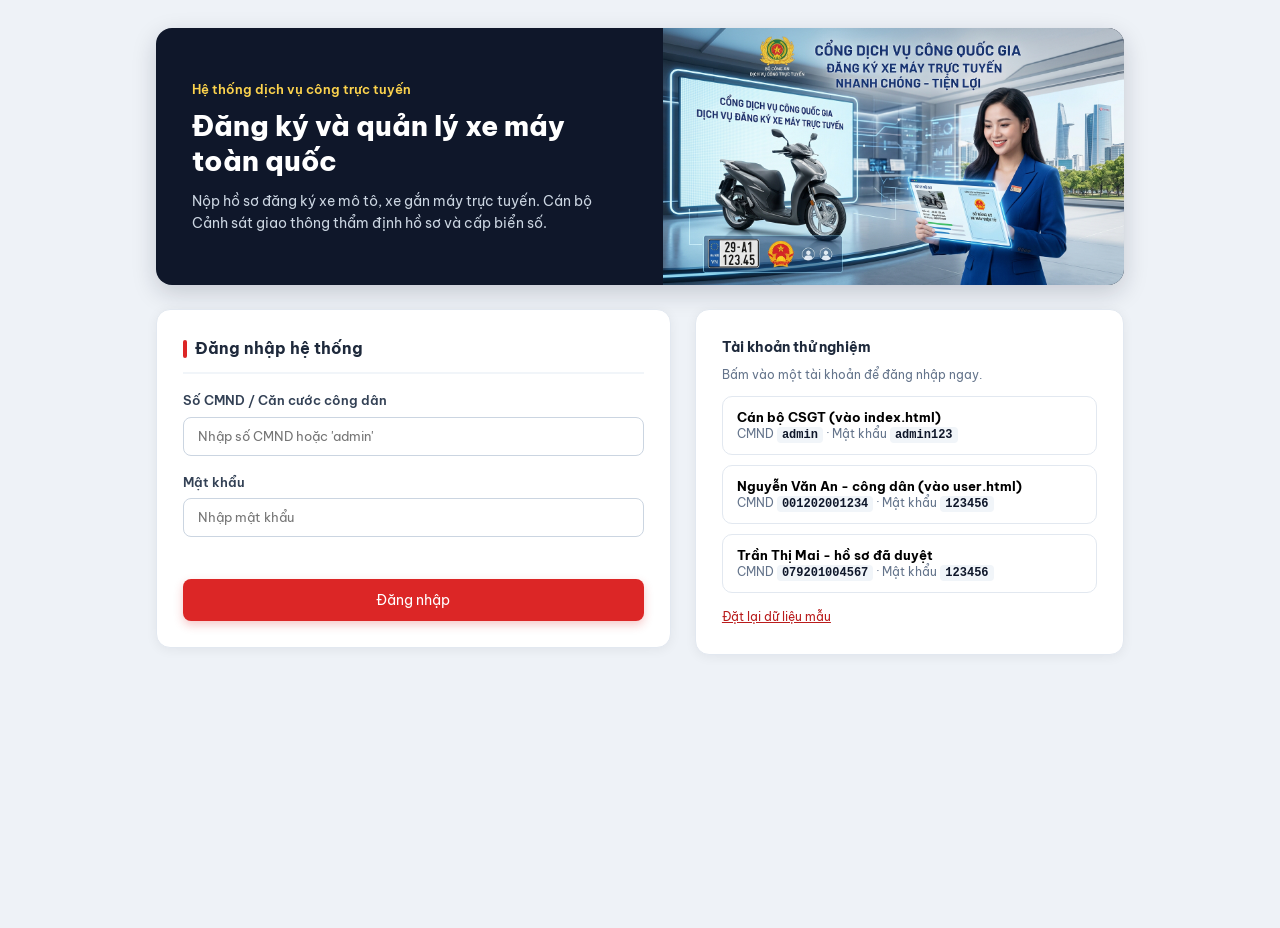
<file: index.html>
<!DOCTYPE html>
<html lang="vi">
<head>
  <meta charset="UTF-8">
  <meta name="viewport" content="width=device-width, initial-scale=1.0">
  <title>Cán bộ CSGT - Duyệt hồ sơ đăng ký xe máy</title>
  <link rel="icon" href="seal.jpg">
  <link rel="stylesheet" href="style.css">
</head>
<body>
  <header class="navbar admin-navbar">
    <div class="brand"><img src="seal.jpg" alt="Huy hiệu CSGT"><div><small>Cục Cảnh sát giao thông</small><strong>Quản lý hồ sơ - Cán bộ CSGT</strong></div></div>
    <div class="user-action">
      <span id="welcomeUser"></span>
      <button class="btn btn-outline" onclick="resetData()">Đặt lại dữ liệu</button>
      <button class="btn btn-outline" onclick="logout()">Đăng xuất</button>
    </div>
  </header>

  <main class="container">
    <div class="stats">
      <div class="stat"><span id="cntAll">0</span>Tổng hồ sơ</div>
      <div class="stat"><span id="cntPending">0</span>Chờ duyệt</div>
      <div class="stat"><span id="cntApproved">0</span>Đã duyệt</div>
      <div class="stat"><span id="cntRejected">0</span>Từ chối</div>
    </div>

    <section class="card">
      <h3>Danh sách hồ sơ</h3>
      <div class="toolbar">
        <input type="search" id="search" placeholder="Tìm theo họ tên, biển số, quê quán, CMND, mã hồ sơ">
        <select id="filterStatus">
          <option value="">Tất cả trạng thái</option>
          <option value="pending">Chờ duyệt</option>
          <option value="approved">Đã duyệt</option>
          <option value="rejected">Từ chối</option>
        </select>
      </div>
      <div class="table-wrap">
        <table>
          <thead>
            <tr><th>Mã hồ sơ</th><th>Chủ xe</th><th>Quê quán</th><th>Xe</th><th>Ngày nộp</th><th>Trạng thái</th><th></th></tr>
          </thead>
          <tbody id="hosoBody"></tbody>
        </table>
      </div>
    </section>
  </main>

  <dialog id="detailDlg">
    <h3>Chi tiết hồ sơ</h3>
    <div id="detailBody"></div>
    <button id="closeDlg" class="btn btn-secondary">Đóng</button>
  </dialog>

    <dialog id="certDlg" class="cert-dlg">
    <div class="cert-bar no-print">
      <button class="btn btn-success" onclick="window.print()">In giấy đăng ký</button>
      <button class="btn btn-secondary" onclick="$('certDlg').close()">Đóng</button>
    </div>
    <div id="certBody"></div>
  </dialog>

  <script src="script.js"></script>
</body>
</html>
</file>
<file: style.css>
@import url('https://fonts.googleapis.com/css2?family=Be+Vietnam+Pro:wght@400;500;600;700;800&display=swap');
:root { --red:#dc2626; --red-d:#b91c1c; --gold:#f59e0b; --ink:#0f172a; --muted:#64748b; --line:#e2e8f0; --bg:#eef2f7; }
* { margin:0; padding:0; box-sizing:border-box; }
body { font-family:'Be Vietnam Pro',-apple-system,"Segoe UI",Roboto,Arial,sans-serif; background:var(--bg); color:#1e293b; line-height:1.6; min-height:100vh; }
.container { max-width:1120px; margin:28px auto; padding:0 16px; }

/* Thanh đầu trang */
.navbar { position:relative; background:var(--ink); color:#fff; padding:14px 28px; display:flex; justify-content:space-between; align-items:center; flex-wrap:wrap; gap:12px; box-shadow:0 2px 10px rgba(0,0,0,.2); }
.navbar::before { content:""; position:absolute; inset:0 0 auto 0; height:4px; background:linear-gradient(90deg,var(--red),var(--gold),var(--red)); }
.brand { display:flex; align-items:center; gap:12px; }
.brand img { width:44px; height:44px; border-radius:50%; border:2px solid var(--gold); background:#7f1d1d; object-fit:cover; }
.brand small { display:block; font-size:11px; color:#fcd34d; font-weight:600; line-height:1.2; }
.brand strong { display:block; font-size:16px; line-height:1.3; }
.user-action { display:flex; align-items:center; gap:10px; font-size:13px; flex-wrap:wrap; color:#cbd5e1; }

/* Trang đăng nhập */
.auth-container { max-width:1000px; margin:28px auto; padding:0 16px; }
.hero { display:grid; grid-template-columns:1.1fr 1fr; background:var(--ink); border-radius:16px; overflow:hidden; margin-bottom:24px; box-shadow:0 8px 24px rgba(15,23,42,.18); }
.hero-text { padding:36px; color:#fff; display:flex; flex-direction:column; justify-content:center; }
.hero-text .tag { color:#fcd34d; font-size:13px; font-weight:600; margin-bottom:8px; }
.hero-text h1 { font-size:28px; line-height:1.25; font-weight:800; margin-bottom:12px; }
.hero-text p { font-size:14px; color:#cbd5e1; }
.hero img { width:100%; height:100%; min-height:220px; object-fit:cover; display:block; }
.login-grid { display:grid; grid-template-columns:1.2fr 1fr; gap:24px; align-items:start; }

/* Thẻ */
.card { background:#fff; border-radius:14px; padding:26px; margin-bottom:22px; box-shadow:0 2px 12px rgba(15,23,42,.06); border:1px solid var(--line); }
.card h3 { font-size:16px; font-weight:700; margin-bottom:16px; padding-bottom:10px; border-bottom:2px solid #f1f5f9; display:flex; align-items:center; gap:8px; }
.card h3::before { content:""; width:4px; height:18px; background:var(--red); border-radius:2px; }
.grid-2col { display:grid; grid-template-columns:1fr 1fr; gap:22px; }
@media (max-width:820px){ .grid-2col,.form-row,.hero,.login-grid{ grid-template-columns:1fr !important; } .hero-text{padding:24px;} }

/* Nút */
.btn { display:inline-block; padding:8px 16px; border-radius:8px; cursor:pointer; border:none; font:600 13px inherit; font-family:inherit; transition:background .15s, transform .1s; }
.btn:active { transform:scale(.98); }
.btn-primary { background:var(--red); color:#fff; width:100%; padding:12px; margin-top:6px; font-size:14px; box-shadow:0 4px 10px rgba(220,38,38,.25); }
.btn-primary:hover { background:var(--red-d); }
.btn-secondary { background:var(--ink); color:#fff; }
.btn-success { background:#16a34a; color:#fff; }
.btn-danger { background:var(--red); color:#fff; }
.btn-outline { background:transparent; border:1px solid #475569; color:#e2e8f0; }
.btn-outline:hover { background:rgba(255,255,255,.12); }
:focus-visible { outline:2px solid var(--gold); outline-offset:2px; }

/* Form */
.form-group { margin-bottom:16px; }
.form-group label { display:block; font-size:13px; font-weight:600; margin-bottom:6px; color:#334155; }
.form-group input,.form-group select,.toolbar input,.toolbar select { width:100%; padding:10px 14px; border:1px solid #cbd5e1; border-radius:8px; font:14px inherit; font-family:inherit; background:#fff; transition:border-color .15s, box-shadow .15s; }
.form-group input:focus,.form-group select:focus,.toolbar input:focus,.toolbar select:focus { outline:none; border-color:var(--red); box-shadow:0 0 0 3px rgba(220,38,38,.15); }
.form-row { display:grid; grid-template-columns:1fr 1fr; gap:16px; }
.help-text { font-size:12px; color:var(--muted); display:block; margin-top:4px; }
.error-text { color:var(--red-d); font-size:13px; min-height:20px; }
#avatarImg { max-width:150px; border-radius:8px; margin-top:10px; }

/* Tài khoản mẫu (bấm để đăng nhập) */
.quick-title { font-size:14px; font-weight:700; margin-bottom:6px; }
.quick-note { font-size:12px; color:var(--muted); margin-bottom:12px; }
.quick-item { display:block; width:100%; text-align:left; background:#fff; border:1px solid var(--line); border-radius:10px; padding:12px 14px; margin-bottom:10px; cursor:pointer; font-family:inherit; transition:border-color .15s, box-shadow .15s; }
.quick-item:hover { border-color:var(--red); box-shadow:0 3px 10px rgba(220,38,38,.12); }
.quick-item b { display:block; font-size:13px; }
.quick-item span { font-size:12px; color:var(--muted); }
.quick-item code { background:#f1f5f9; padding:1px 5px; border-radius:4px; font-weight:700; color:#0f172a; }
.reset-link { font-size:12px; color:var(--red-d); }

/* Hồ sơ và nhãn trạng thái */
.hoso-item { padding:12px 0; border-bottom:1px solid #f1f5f9; font-size:14px; }
.hoso-item:last-child { border-bottom:none; }
.badge { display:inline-block; padding:2px 11px; border-radius:999px; font-size:12px; font-weight:700; }
.badge-pending { background:#fef3c7; color:#92400e; }
.badge-approved { background:#dcfce7; color:#166534; }
.badge-rejected { background:#fee2e2; color:#991b1b; }
.plate-text { display:inline-block; font-family:Consolas,monospace; font-weight:800; letter-spacing:1px; border:2px solid var(--ink); border-radius:6px; padding:0 8px; background:#fff; color:var(--ink); margin-top:2px; }

/* Thống kê, bảng */
.stats { display:grid; grid-template-columns:repeat(4,1fr); gap:16px; margin-bottom:22px; }
.stat { background:#fff; border:1px solid var(--line); border-top:4px solid var(--ink); border-radius:12px; padding:16px 18px; font-size:13px; color:var(--muted); box-shadow:0 2px 8px rgba(15,23,42,.05); }
.stat:nth-child(2){ border-top-color:var(--gold); } .stat:nth-child(3){ border-top-color:#16a34a; } .stat:nth-child(4){ border-top-color:var(--red); }
.stat span { display:block; font-size:32px; font-weight:800; color:var(--ink); line-height:1.2; }
@media (max-width:600px){ .stats{ grid-template-columns:1fr 1fr; } }
.toolbar { display:grid; grid-template-columns:1fr 210px; gap:12px; margin-bottom:16px; }
@media (max-width:600px){ .toolbar{ grid-template-columns:1fr; } }
.table-wrap { overflow-x:auto; border:1px solid var(--line); border-radius:10px; }
table { width:100%; border-collapse:collapse; font-size:13px; }
th { text-align:left; padding:12px; background:var(--ink); color:#fff; white-space:nowrap; font-weight:600; }
td { padding:12px; border-bottom:1px solid #f1f5f9; vertical-align:top; }
tbody tr:nth-child(even) { background:#f8fafc; }
tbody tr:hover { background:#fff7ed; }
td small { color:var(--muted); }
.actions { white-space:nowrap; display:flex; gap:6px; }
.empty { text-align:center; color:var(--muted); padding:28px; }

/* Hộp chi tiết */
dialog { margin:auto; border:none; border-radius:14px; padding:26px; width:min(540px,92vw); box-shadow:0 20px 50px rgba(0,0,0,.35); }
dialog::backdrop { background:rgba(15,23,42,.65); }
dialog h3 { margin-bottom:14px; }
dialog dl { display:grid; grid-template-columns:130px 1fr; gap:8px 14px; font-size:14px; margin-bottom:18px; }
dialog dt { color:var(--muted); } dialog dd { font-weight:600; word-break:break-word; }
.detail-img { max-width:120px; border-radius:8px; margin-bottom:14px; }
@media (prefers-reduced-motion:reduce){ *{ transition:none !important; } }

/* Giấy chứng nhận đăng ký */
.cert-dlg { width:min(720px,96vw); padding:0; overflow:auto; max-height:94vh; }
.cert-bar { display:flex; gap:10px; justify-content:flex-end; padding:12px 18px; background:var(--ink); position:sticky; top:0; z-index:2; }
.cert { background:#fdfcf7; padding:30px 34px; color:#0f172a; border:6px double rgba(180,83,9,.35); margin:14px; }
.cert-head { text-align:center; border-bottom:2px solid #0f172a; padding-bottom:14px; margin-bottom:18px; }
.cert-nation { font-weight:800; font-size:13px; letter-spacing:.5px; }
.cert-motto { font-weight:600; font-size:12px; text-decoration:underline; text-underline-offset:4px; margin-bottom:8px; }
.cert-org { color:var(--red-d); font-weight:700; font-size:12px; }
.cert-head h2 { color:var(--red-d); font-size:20px; line-height:1.3; margin:4px 0; }
.cert-code { font-size:12px; color:#475569; }
.cert-plate-wrap { text-align:center; margin-bottom:18px; }
.cert-plate-label { font-size:12px; font-weight:700; color:#475569; margin-bottom:4px; }
.cert-plate { display:inline-block; border:4px solid #0f172a; border-radius:10px; background:#fff; padding:6px 30px; font:800 32px Consolas,monospace; letter-spacing:4px; }
.cert-grid { display:grid; grid-template-columns:1fr 1fr; gap:10px 24px; padding:14px 0; border-top:1px solid #e2e8f0; border-bottom:1px solid #e2e8f0; font-size:13px; }
.cert-grid span { display:block; color:#64748b; font-size:12px; }
.cert-grid b { display:block; }
.cert-grid .wide { grid-column:1 / -1; text-transform:uppercase; font-size:15px; }
.cert-grid .mono b { font-family:Consolas,monospace; letter-spacing:1px; background:#fffbeb; border:1px solid #fde68a; border-radius:4px; padding:1px 8px; }
.cert-foot { display:grid; grid-template-columns:1fr 1fr; gap:16px; align-items:center; padding-top:16px; }
.cert-qr { display:flex; gap:10px; align-items:center; }
.cert-qr svg { width:84px; height:84px; flex:none; background:#fff; border:2px solid #0f172a; padding:3px; }
.cert-qr small { font-size:11px; color:#64748b; line-height:1.4; }
.cert-sign { text-align:center; font-size:12px; }
.cert-sign b { display:block; }
.cert-sign img { width:72px; height:72px; border-radius:50%; border:2px solid var(--red); object-fit:cover; margin:6px 0; opacity:.92; }
.cert-officer { color:var(--red-d); text-transform:uppercase; }
@media (max-width:560px){ .cert{padding:20px 16px;} .cert-grid,.cert-foot{ grid-template-columns:1fr; } .cert-plate{ font-size:24px; padding:6px 16px; } }
@media print {
  body { background:#fff; }
  body > *:not(#certDlg) { display:none !important; }
  .no-print { display:none !important; }
  .cert-dlg { position:static; width:100%; max-height:none; box-shadow:none; overflow:visible; }
  .cert { margin:0; }
  * { -webkit-print-color-adjust:exact; print-color-adjust:exact; }
}
</file>
